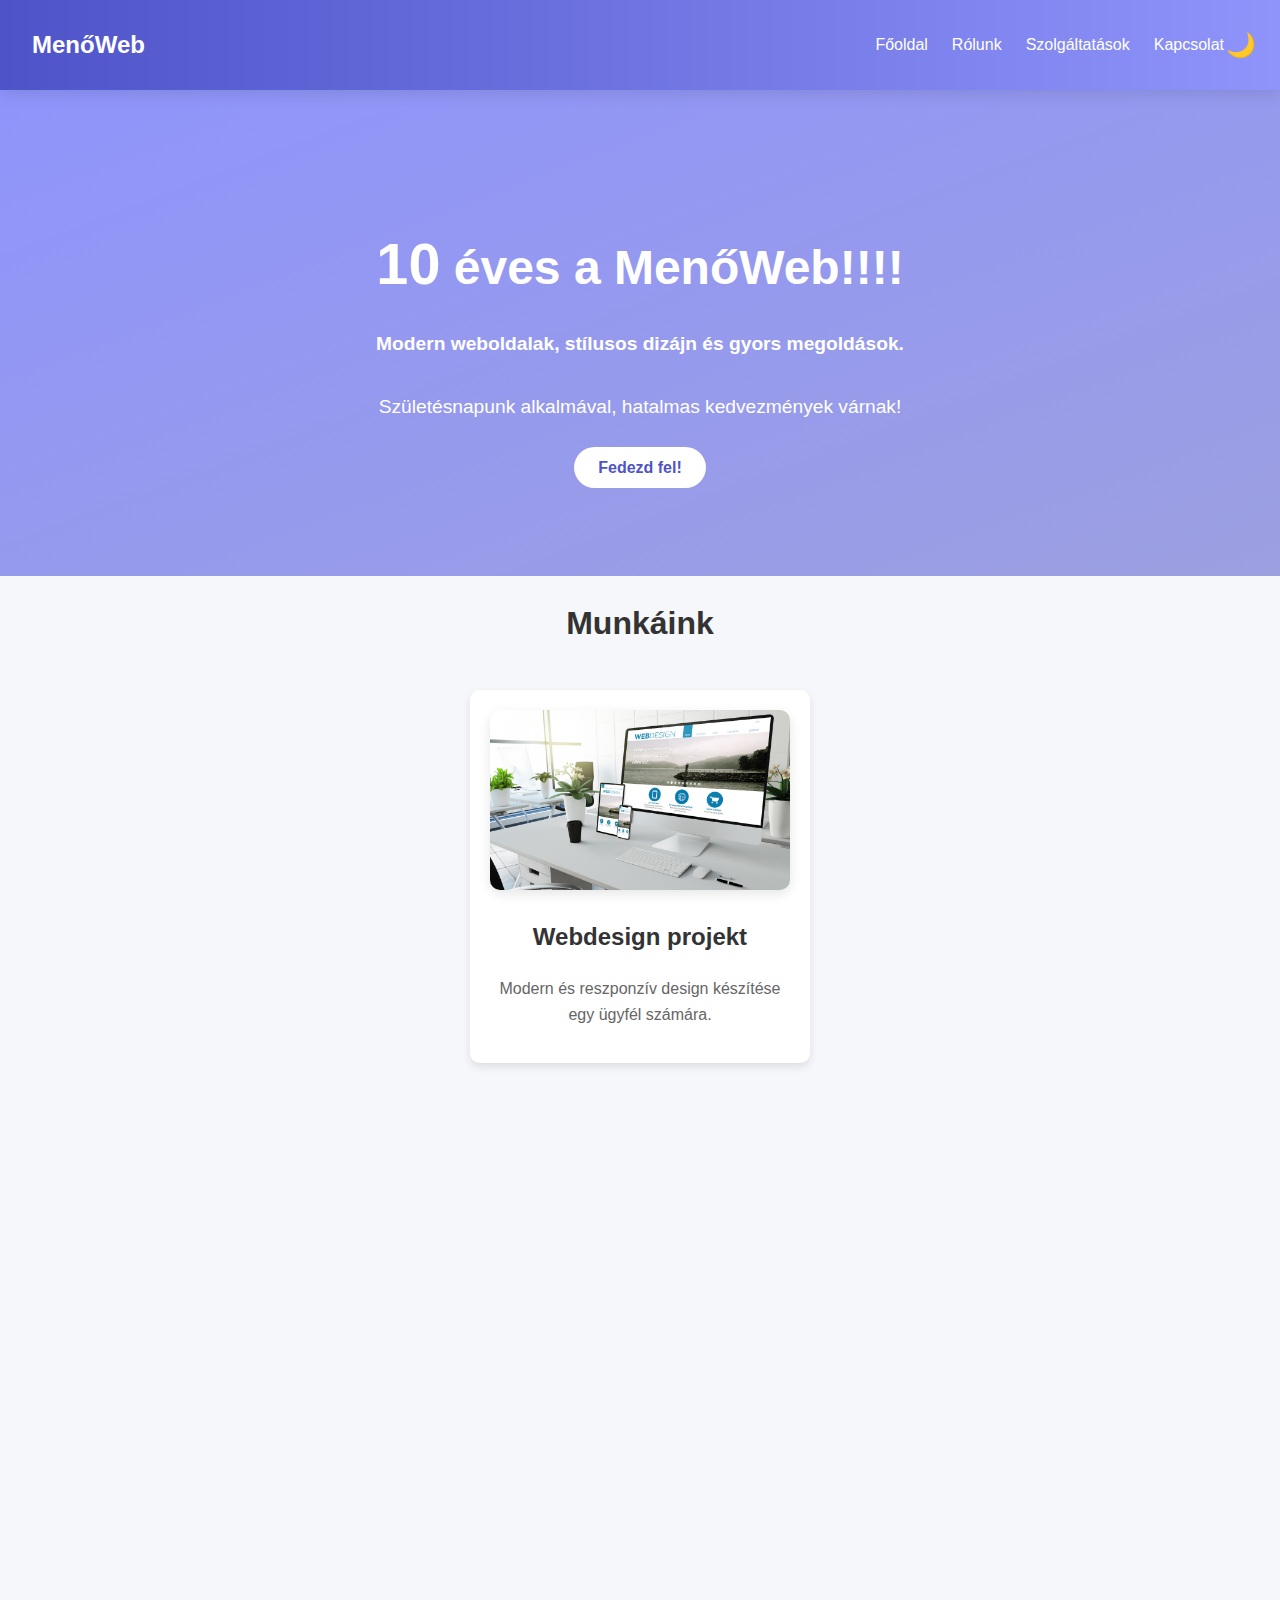
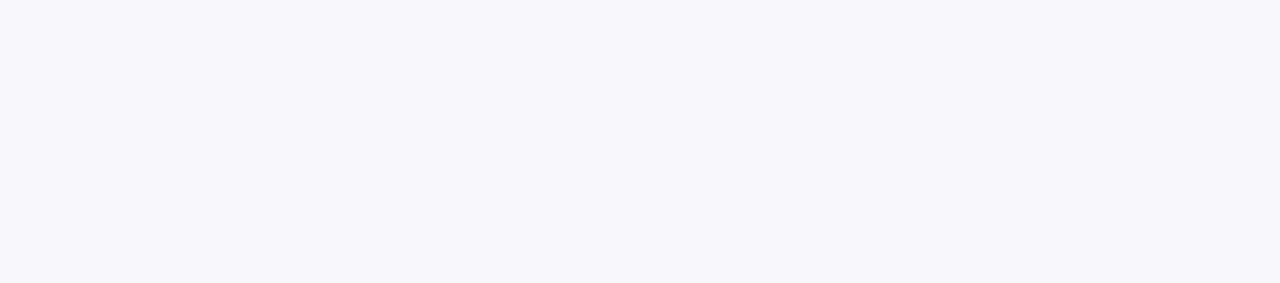
<file: index.html>
<!DOCTYPE html>
<html lang="hu">
<head>
  <meta charset="UTF-8">
  <meta name="viewport" content="width=device-width, initial-scale=1.0">
  <title>MenőWeb – Főoldal</title>
  <link rel="stylesheet" href="style.css">
</head>
<body>
  <div class="confetti-container" id="confetti-container"></div>

  <nav>
    <div class="logo">MenőWeb</div>
    <ul>
      <li><a href="index.html" target="">Főoldal</a></li>
      <li><a href="about.html" target="">Rólunk</a></li>
      <li><a href="services.html" target="">Szolgáltatások</a></li>
      <li><a href="contact.html" target="">Kapcsolat</a></li>
      <li><button id="darkModeToggle" aria-label="Sötét mód váltás">🌙</button></li>
    </ul>
  </nav>

  <div class="hero">
    <h1><span class="tiz">10</span> éves a MenőWeb!!!!</h1>
    <p style="font-weight: bold;">Modern weboldalak, stílusos dizájn és gyors megoldások.</p>
    <p>Születésnapunk alkalmával, hatalmas kedvezmények várnak!</p>
    <a href="services.html" class="btn">Fedezd fel!</a>
  </div>

  <!-- Munkáink szekció -->
  <h1 class="kapcs">Munkáink</h1>
  <div id="munkaink">
    <div class="section">
      <div class="card">
        <img src="image1.jpg" alt="Munka 1">
        <h2>Webdesign projekt</h2>
        <p>Modern és reszponzív design készítése egy ügyfél számára.</p>
      </div>
      <div class="card">
        <img src="image2.jpg" alt="Munka 2">
        <h2>Alkalmazás UI</h2>
        <p>Mobilalkalmazás felhasználói felületének tervezése.</p>
      </div>
      <div class="card">
        <img src="image3.jpg" alt="Munka 3">
        <h2>E-kereskedelmi oldal</h2>
        <p>Teljes webshop rendszer és admin felület kialakítása.</p>
      </div>
    </div>
  </div>
  

  <script src="script.js"></script>
</body>
</html>
</file>
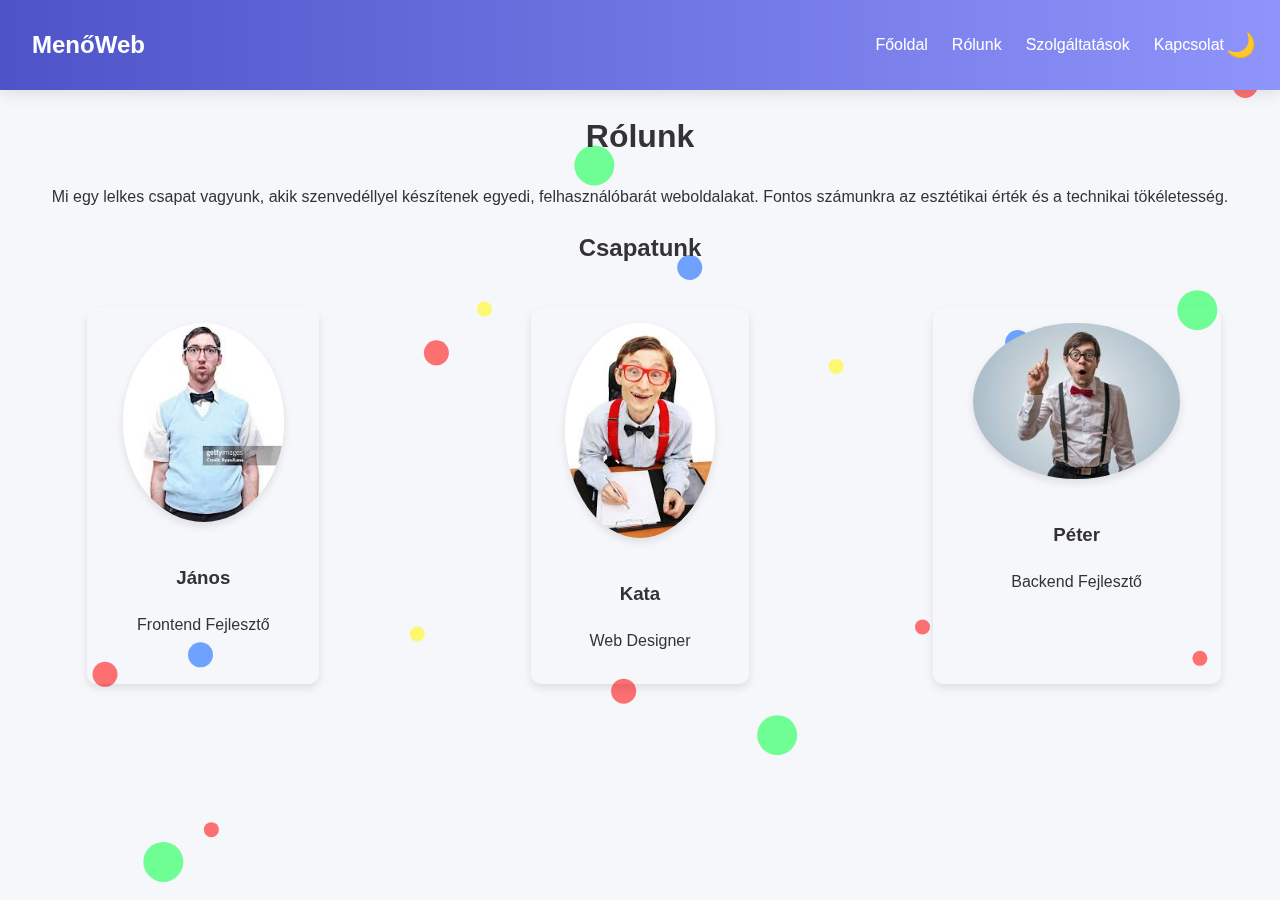
<file: about.html>
<!DOCTYPE html>
<html lang="hu">
<head>
  <meta charset="UTF-8">
  <title>Rólunk – MenőWeb</title>
  <link rel="stylesheet" href="style.css" />
</head>
<body>
  <nav>
    <div class="logo">MenőWeb</div>
    <ul>
      <li><a href="index.html" target="">Főoldal</a></li>
      <li><a href="about.html" target="">Rólunk</a></li>
      <li><a href="services.html" target="">Szolgáltatások</a></li>
      <li><a href="contact.html" target="">Kapcsolat</a></li>
      <li>

        <button id="darkModeToggle" aria-label="Sötét mód váltás">🌙</button>
      </li>
    </ul>
  </nav>

    <h1 class="fade-in kapcs">Rólunk</h1>
    <p class="fade-in kapcs">Mi egy lelkes csapat vagyunk, akik szenvedéllyel készítenek egyedi, felhasználóbarát weboldalakat. Fontos számunkra az esztétikai érték és a technikai tökéletesség.</p>


  <div class="team">
    <h2 class="fade-in kapcs">Csapatunk</h2>
    <div class="team-members">
      <div class="member fade-in">
        <img src="team1.jpg" alt="Csapattag 1" />
        <h3>János</h3>
        <p>Frontend Fejlesztő</p>
      </div>
      <div class="member fade-in">
        <img src="team2.jpg" alt="Csapattag 2" />
        <h3>Kata</h3>
        <p>Web Designer</p>
      </div>
      <div class="member fade-in">
        <img src="team3.jpg" alt="Csapattag 3" />
        <h3>Péter</h3>
        <p>Backend Fejlesztő</p>
      </div>
    </div>
  </div>

  <div class="floating-shapes">
    <div class="shape small red"></div>
    <div class="shape medium blue"></div>
    <div class="shape large green"></div>
    <div class="shape small yellow"></div>
    <div class="shape medium red"></div>
    <div class="shape small red"></div>
    <div class="shape medium blue"></div>
    <div class="shape large green"></div>
    <div class="shape small yellow"></div>
    <div class="shape medium red"></div>
    <div class="shape small red"></div>
    <div class="shape medium blue"></div>
    <div class="shape large green"></div>
    <div class="shape small yellow"></div>
    <div class="shape medium red"></div>
    <div class="shape small red"></div>
    <div class="shape medium blue"></div>
    <div class="shape large green"></div>
    <div class="shape small yellow"></div>
    <div class="shape medium red"></div>
  </div>
  
  <script src="script.js"></script>

</body>
</html>
</file>
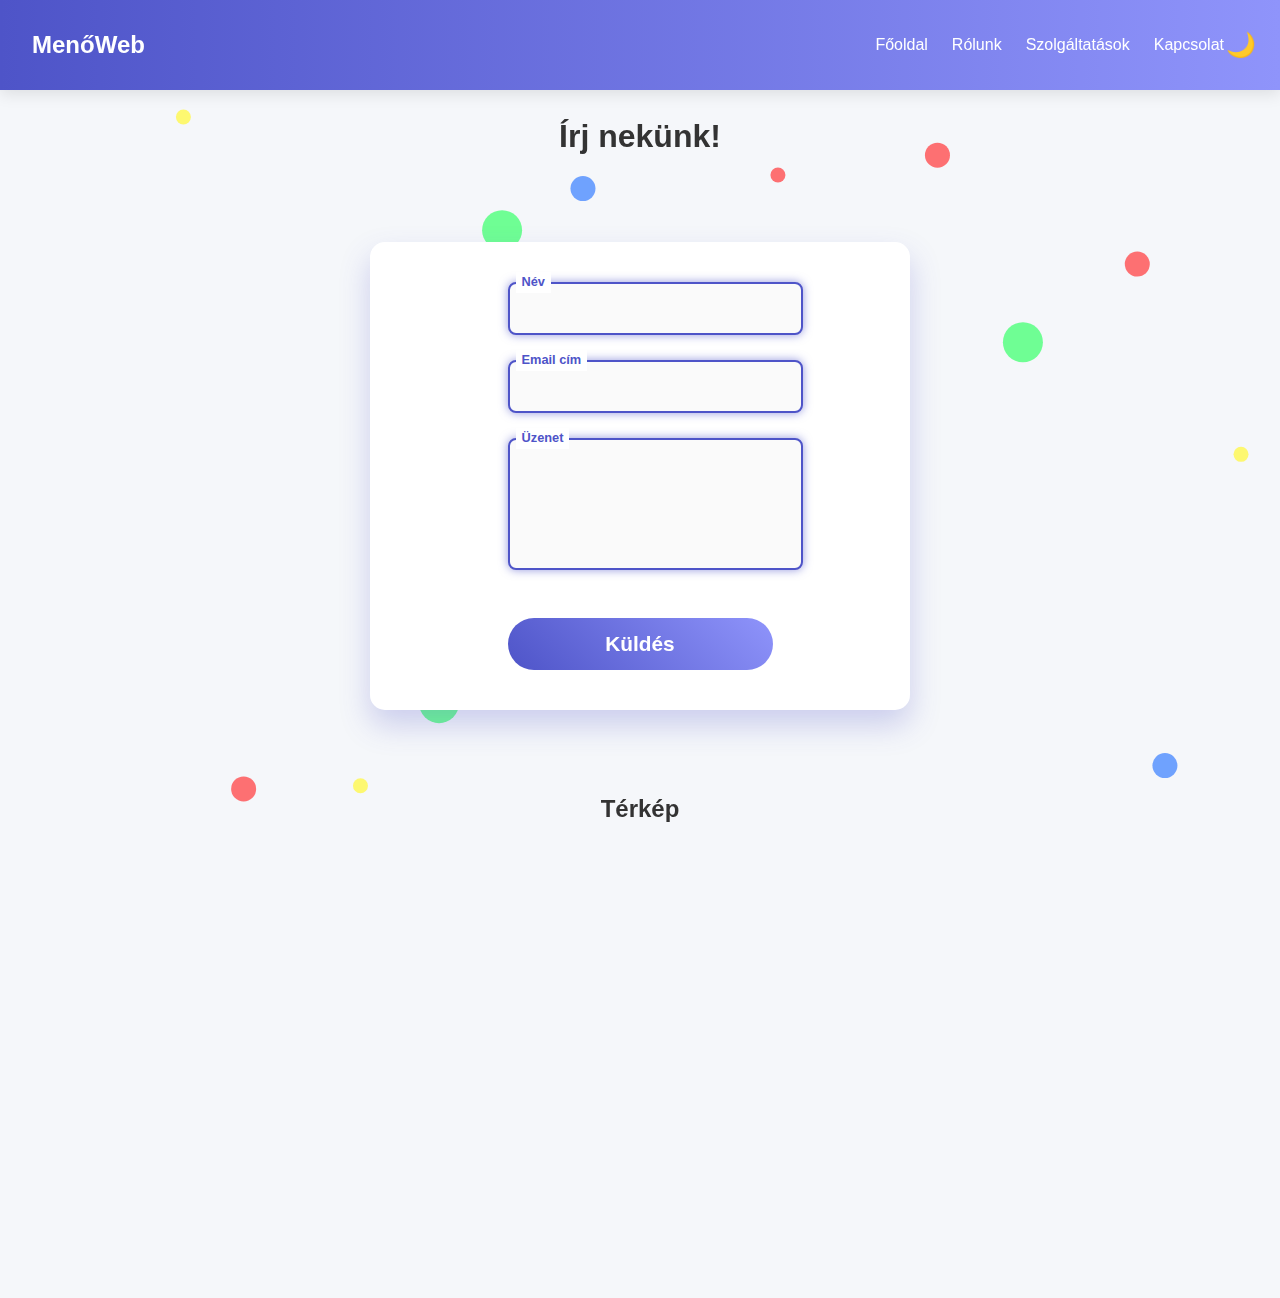
<file: contact.html>
<!DOCTYPE html>
<html lang="hu">
<head>
  <meta charset="UTF-8">
  <title>Kapcsolat – MenőWeb</title>
  <link rel="stylesheet" href="style.css" />
</head>
<body>
  <nav>
    <div class="logo">MenőWeb</div>
    <ul>
      <li><a href="index.html" target="">Főoldal</a></li>
      <li><a href="about.html" target="">Rólunk</a></li>
      <li><a href="services.html" target="">Szolgáltatások</a></li>
      <li><a href="contact.html" target="">Kapcsolat</a></li>
      <li>
        <button id="darkModeToggle" aria-label="Sötét mód váltás">🌙</button>
        
      </li>
    </ul>
  </nav>

  <h1 class="fade-in kapcs">Írj nekünk!</h1>
  <section class="contact-section">
    <form id="contactForm" class="contact-form" action="#" method="POST" novalidate>
      <div class="input-group">
        <input class="dark-input" type="text" id="name" name="name" required />
        <label class="dark-input" for="name">Név</label>
      </div>
      <div class="input-group">
        <input class="dark-input" type="email" id="email" name="email" required />
        <label class="dark-input" for="email">Email cím</label>
      </div>
      <div class="input-group">
        <textarea class="dark-input" id="message" name="message" rows="5" required></textarea>
        <label class="dark-input" for="message">Üzenet</label>
      </div>
      <button type="submit" class="btn submit-btn">Küldés</button>
    </form>
  </section>

  <h2 class="fade-in kapcs">Térkép</h2>
  <section class="map">
    <iframe src="https://www.google.com/maps/embed?pb=..." width="600" height="450" style="border:0;" allowfullscreen="" loading="lazy" class="fade-in"></iframe>
  </section>

  <script src="script.js"></script>

  <div class="floating-shapes">
    <div class="shape small red"></div>
    <div class="shape medium blue"></div>
    <div class="shape large green"></div>
    <div class="shape small yellow"></div>
    <div class="shape medium red"></div>
    <div class="shape small red"></div>
    <div class="shape medium blue"></div>
    <div class="shape large green"></div>
    <div class="shape small yellow"></div>
    <div class="shape medium red"></div>
    <div class="shape small red"></div>
    <div class="shape medium blue"></div>
    <div class="shape large green"></div>
    <div class="shape small yellow"></div>
    <div class="shape medium red"></div>
    <div class="shape small red"></div>
    <div class="shape medium blue"></div>
    <div class="shape large green"></div>
    <div class="shape small yellow"></div>
    <div class="shape medium red"></div>
  </div>
  
  
</body>
</html>
</file>
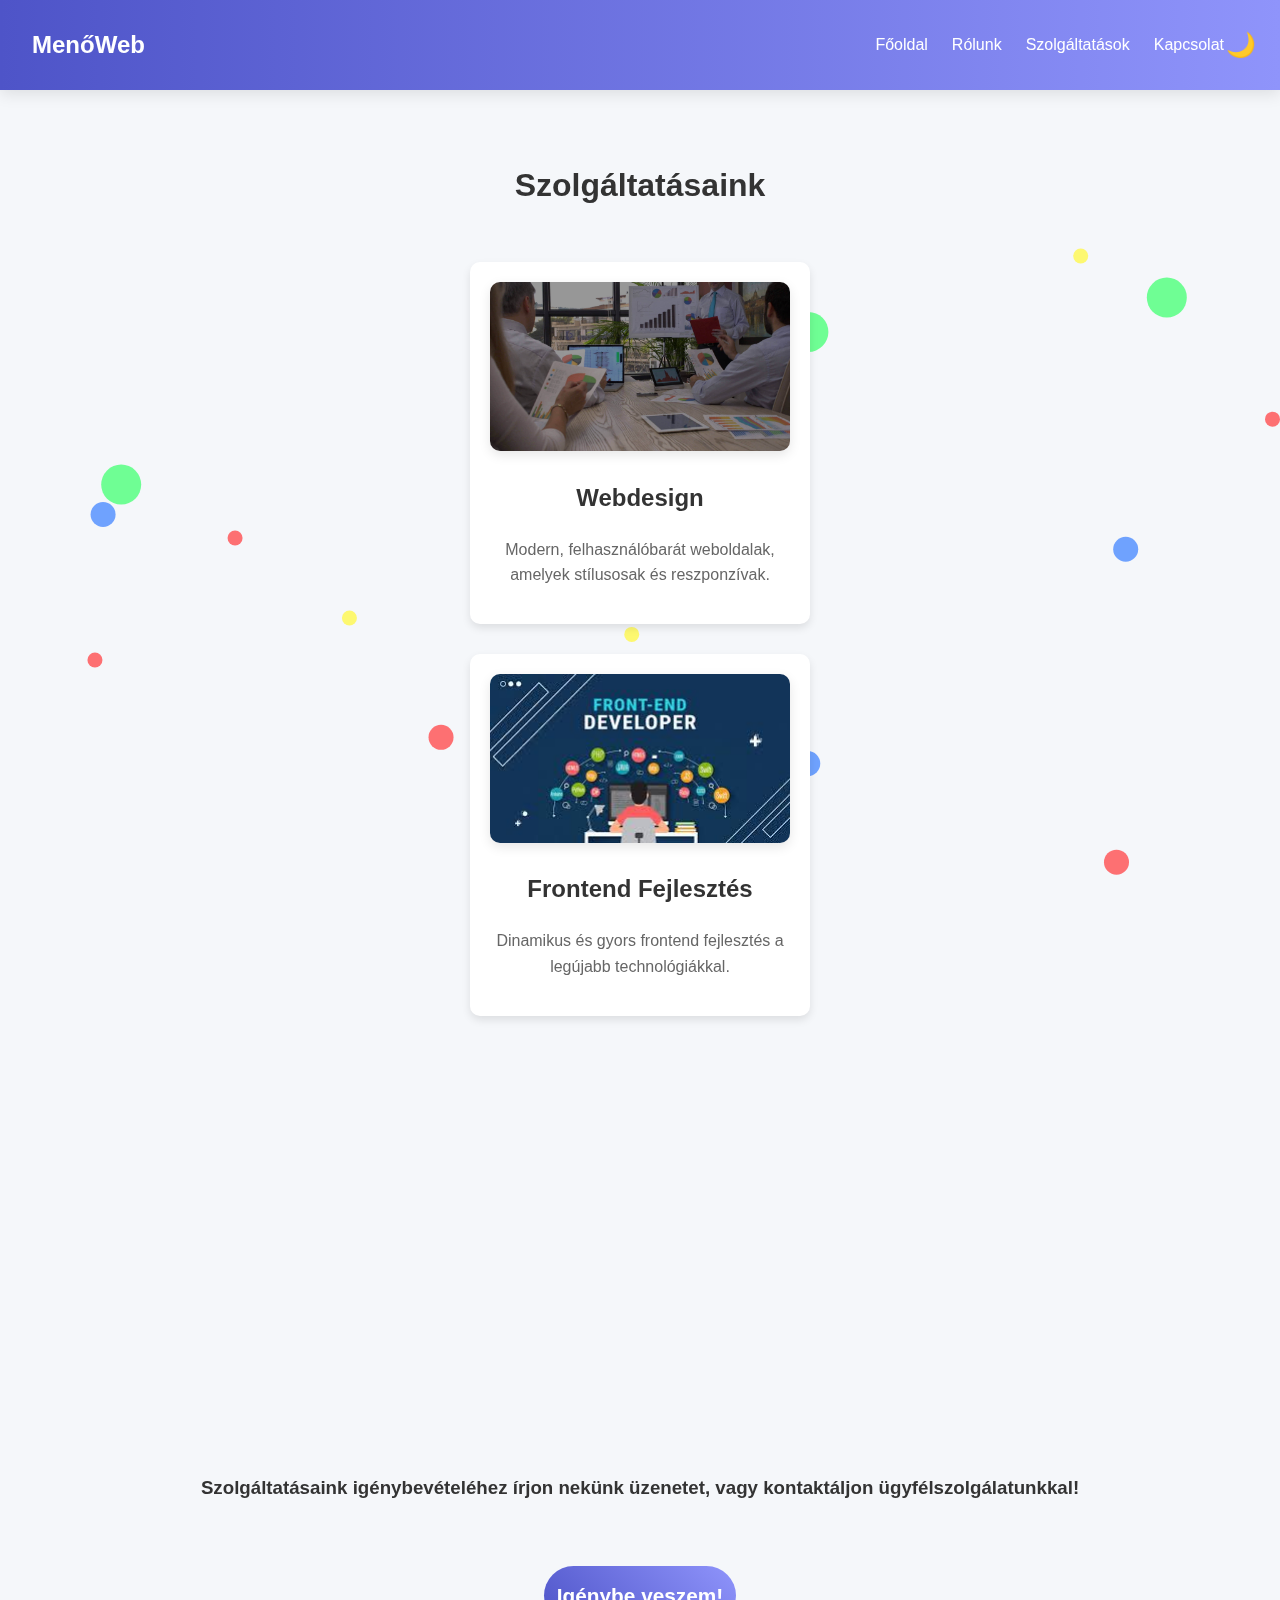
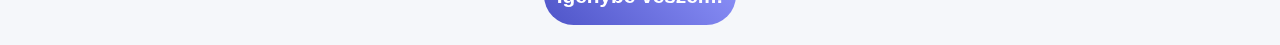
<file: services.html>
<!DOCTYPE html>
<html lang="hu">
<head>
  <meta charset="UTF-8">
  <meta name="viewport" content="width=device-width, initial-scale=1.0">
  <title>Szolgáltatások – MenőWeb</title>
  <link rel="stylesheet" href="style.css">
</head>
<body>
  <nav>
    <div class="logo">MenőWeb</div>
    <ul>
      <li><a href="index.html" target="">Főoldal</a></li>
      <li><a href="about.html" target="">Rólunk</a></li>
      <li><a href="services.html" target="">Szolgáltatások</a></li>
      <li><a href="contact.html" target="">Kapcsolat</a></li>
      <li>
        <button id="darkModeToggle" aria-label="Sötét mód váltás">🌙</button>

      </li>
    </ul>
  </nav>

  <!-- Szolgáltatások szekció -->
  <section class="services section">
    <h1>Szolgáltatásaink</h1>

    <div class="service-card card">
      <img src="design.jpg" alt="Webdesign">
      <h2>Webdesign</h2>
      <p>Modern, felhasználóbarát weboldalak, amelyek stílusosak és reszponzívak.</p>
    </div>
    <div class="service-card card">
      <img src="frontend.jpg" alt="Frontend fejlesztés">
      <h2>Frontend Fejlesztés</h2>
      <p>Dinamikus és gyors frontend fejlesztés a legújabb technológiákkal.</p>
    </div>
    <div class="service-card card">
      <img src="backend.jpg" alt="Backend fejlesztés">
      <h2>Backend Fejlesztés</h2>
      <p>Stabil és gyors backend rendszerek fejlesztése, amelyek garantálják a weboldal működését.</p>
    </div>
    <h3>Szolgáltatásaink igénybevételéhez írjon nekünk üzenetet, vagy kontaktáljon ügyfélszolgálatunkkal!</h3>
    <a href="contact.html" class="szolg-btn ">Igénybe veszem!</a>
  </section>
  

  <script src="script.js"></script>


  <div class="floating-shapes">
    <div class="shape small red"></div>
    <div class="shape medium blue"></div>
    <div class="shape large green"></div>
    <div class="shape small yellow"></div>
    <div class="shape medium red"></div>
    <div class="shape small red"></div>
    <div class="shape medium blue"></div>
    <div class="shape large green"></div>
    <div class="shape small yellow"></div>
    <div class="shape medium red"></div>
    <div class="shape small red"></div>
    <div class="shape medium blue"></div>
    <div class="shape large green"></div>
    <div class="shape small yellow"></div>
    <div class="shape medium red"></div>
    <div class="shape small red"></div>
    <div class="shape medium blue"></div>
    <div class="shape large green"></div>
    <div class="shape small yellow"></div>
    <div class="shape medium red"></div>
  </div>
  
  
</body>
</html>
</file>
<file: style.css>
@charset "UTF-8";
@keyframes fadeInUp {
  from {
    opacity: 0;
    transform: translateY(30px);
  }
  to {
    opacity: 1;
    transform: translateY(0);
  }
}
@keyframes pulse {
  0%, 100% {
    transform: scale(1);
  }
  50% {
    transform: scale(1.05);
  }
}
body {
  font-family: "Segoe UI", sans-serif;
  background: #f5f7fa;
  color: #333;
  margin: 0;
  padding: 0;
  line-height: 1.6;
  animation: fadeInUp 0.6s ease-out;
}

nav {
  display: flex;
  justify-content: space-between;
  align-items: center;
  padding: 1rem 2rem;
  background: linear-gradient(to right, #4e54c8, #8f94fb);
  box-shadow: 0 4px 15px rgba(0, 0, 0, 0.1);
  position: sticky;
  top: 0;
  z-index: 100;
}
nav .logo {
  color: white;
  font-weight: bold;
  font-size: 1.5rem;
}
nav ul {
  list-style: none;
  display: flex;
  gap: 1.5rem;
}
nav ul li a {
  color: white;
  text-decoration: none;
  font-weight: 500;
  transition: all 0.3s ease;
}
nav ul li a:hover {
  color: #fff;
  text-shadow: 0 0 8px white;
  animation: pulse 0.4s;
}

section h1 {
  text-align: center;
  margin-top: 50px;
  font-size: 2rem;
  color: #333;
}

.hero {
  background: linear-gradient(to bottom right, #8f94fb, rgb(155.8189655172, 159.1810344828, 224.1810344828));
  color: white;
  padding: 6rem 2rem;
  text-align: center;
}
.hero h1 {
  font-size: 3rem;
  margin-bottom: 1rem;
  animation: fadeInUp 0.6s ease-in-out;
}
.hero p {
  font-size: 1.2rem;
  margin-bottom: 2rem;
  animation: fadeInUp 0.8s ease-in-out;
}
.hero .btn {
  background: white;
  color: #4e54c8;
  padding: 0.75rem 1.5rem;
  border-radius: 30px;
  text-decoration: none;
  font-weight: bold;
  transition: all 0.3s ease;
}
.hero .btn:hover {
  background: #4e54c8;
  color: white;
  box-shadow: 0 0 15px rgba(0, 0, 0, 0.2);
  transform: translateY(-2px);
}

footer {
  text-align: center;
  padding: 2rem;
  background: #e2e4f0;
  font-size: 0.9rem;
  color: #777;
}

/* ===== Kártyákhoz közös stílus (Munkáink, Szolgáltatások) ===== */
.section, .services {
  display: flex;
  flex-direction: column;
  gap: 30px;
  padding: 20px;
  align-items: center;
}

section {
  display: flex;
  justify-content: center;
  align-items: center;
}

.card {
  width: 100%;
  max-width: 300px;
  text-align: center;
  padding: 20px;
  border-radius: 10px;
  background: #fff;
  box-shadow: 0 4px 8px rgba(0, 0, 0, 0.1);
  opacity: 0;
  transform: translateY(50px);
  transition: opacity 0.5s ease, transform 0.5s ease;
}

.card.in-view {
  opacity: 1;
  transform: translateY(0);
}

.card img {
  width: 100%;
  height: auto;
  border-radius: 10px;
  box-shadow: 0 4px 12px rgba(0, 0, 0, 0.1);
  transition: transform 0.3s ease;
}

.card img:hover {
  transform: scale(1.05);
}

.card h2 {
  margin-top: 20px;
  font-size: 1.5rem;
  color: #333;
}

.card p {
  font-size: 1rem;
  color: #666;
  margin-top: 10px;
}

/* Csapat szekció */
.team-members {
  display: grid;
  gap: 30px;
  grid-template-columns: repeat(auto-fit, minmax(200px, 1fr));
  justify-items: center;
  margin-top: 40px;
}
.team-members .member {
  text-align: center;
  padding: 15px;
  box-shadow: 0 4px 8px rgba(0, 0, 0, 0.1);
  border-radius: 10px;
  transition: transform 0.3s ease;
}
.team-members .member:hover {
  transform: translateY(-10px);
}
.team-members .member img {
  width: 80%;
  height: auto;
  border-radius: 50%;
  box-shadow: 0 4px 8px rgba(0, 0, 0, 0.1);
  margin-bottom: 15px;
}

.kapcs {
  text-align: center;
}

@keyframes confettiFall {
  0% {
    transform: translateY(-10vh) rotate(0deg);
    opacity: 1;
  }
  100% {
    transform: translateY(110vh) rotate(360deg);
    opacity: 0;
  }
}
.tiz {
  font-family: Impact, Haettenschweiler, "Arial Narrow Bold", sans-serif;
  font-size: larger;
  font-weight: bolder;
}

.confetti-container {
  position: fixed;
  top: 0;
  left: 0;
  width: 100%;
  height: 100%;
  pointer-events: none;
  z-index: 9999;
}
.confetti-container .confetti {
  position: absolute;
  width: 10px;
  height: 10px;
  opacity: 0;
  border-radius: 2px;
  animation: confettiFall 5s linear infinite;
  background-color: red;
}
.confetti-container .confetti.color1 {
  background-color: #ff4e50;
}
.confetti-container .confetti.color2 {
  background-color: #f9d423;
}
.confetti-container .confetti.color3 {
  background-color: #4e54c8;
}
.confetti-container .confetti.color4 {
  background-color: #8f94fb;
}
.confetti-container .confetti.color5 {
  background-color: #00c9ff;
}

.contact-section {
  max-width: 480px;
  margin: 80px auto;
  background: #fff;
  padding: 40px 30px;
  border-radius: 15px;
  box-shadow: 0 15px 30px rgba(78, 84, 200, 0.25);
  font-family: "Segoe UI", sans-serif;
}
.contact-section h1 {
  text-align: center;
  margin-bottom: 30px;
  color: #4e54c8;
  font-size: 2.4rem;
}

.contact-form {
  display: flex;
  flex-direction: column;
  gap: 25px;
}
.contact-form .input-group {
  position: relative;
  width: 100%;
}
.contact-form .input-group input,
.contact-form .input-group textarea {
  width: 100%;
  padding: 14px 14px 14px 12px;
  border: 2px solid rgb(214.1831896552, 215.5668103448, 242.3168103448);
  border-radius: 8px;
  font-size: 1.1rem;
  transition: border-color 0.3s ease, box-shadow 0.3s ease;
  background: #fafafa;
  resize: none;
}
.contact-form .input-group input:focus, .contact-form .input-group input:not(:placeholder-shown),
.contact-form .input-group textarea:focus,
.contact-form .input-group textarea:not(:placeholder-shown) {
  outline: none;
  border-color: #4e54c8;
  box-shadow: 0 0 10px rgba(78, 84, 200, 0.6);
}
.contact-form .input-group input:focus + label, .contact-form .input-group input:not(:placeholder-shown) + label,
.contact-form .input-group textarea:focus + label,
.contact-form .input-group textarea:not(:placeholder-shown) + label {
  top: -10px;
  left: 8px;
  font-size: 0.8rem;
  color: #4e54c8;
  background: #fff;
  padding: 0 6px;
  transition: all 0.3s ease;
  font-weight: 600;
}
.contact-form .input-group label {
  position: absolute;
  left: 14px;
  top: 14px;
  color: rgb(136.3642241379, 140.3857758621, 218.1357758621);
  pointer-events: none;
  font-size: 1.1rem;
  user-select: none;
  transition: all 0.3s ease;
}
.contact-form .submit-btn {
  margin-top: 15px;
  padding: 14px;
  border: none;
  border-radius: 30px;
  background: linear-gradient(45deg, #4e54c8, #8f94fb);
  color: white;
  font-size: 1.3rem;
  font-weight: 700;
  cursor: pointer;
  transition: box-shadow 0.4s ease, transform 0.3s ease;
  animation: pulseBtn 2s infinite ease-in-out;
}
.contact-form .submit-btn:hover {
  box-shadow: 0 0 20px rgba(143, 148, 251, 0.8);
  transform: scale(1.05);
}

@keyframes pulseBtn {
  0%, 100% {
    box-shadow: 0 0 15px rgba(143, 148, 251, 0.6);
  }
  50% {
    box-shadow: 0 0 30px #8f94fb;
  }
}
.floating-shapes {
  position: fixed;
  top: 0;
  left: 0;
  width: 100vw;
  height: 100vh;
  pointer-events: none;
  overflow: visible;
  z-index: -1;
}
.floating-shapes .shape {
  position: absolute;
  border-radius: 50%;
  opacity: 0.8;
  animation-timing-function: ease-in-out;
  animation-iteration-count: infinite;
  animation-direction: alternate;
}
.floating-shapes .small {
  width: 15px;
  height: 15px;
}
.floating-shapes .medium {
  width: 25px;
  height: 25px;
}
.floating-shapes .large {
  width: 40px;
  height: 40px;
}
.floating-shapes .red {
  background: #ff4e50;
}
.floating-shapes .blue {
  background: #4e8cff;
}
.floating-shapes .green {
  background: #4eff7a;
}
.floating-shapes .yellow {
  background: #fff84e;
}

body.dark-mode {
  background-color: #121212;
  color: #e0e0e0;
}
body.dark-mode nav {
  background: #222244;
}
body.dark-mode nav .logo, body.dark-mode nav ul li a {
  color: #ddd;
  text-shadow: none;
}
body.dark-mode nav #darkModeToggle {
  color: #ddd;
}
body.dark-mode section.hero {
  background: linear-gradient(to bottom right, #444466, #666699);
  color: #eee;
}
body.dark-mode .card, body.dark-mode .service-card, body.dark-mode .work-card {
  background: #1e1e2f;
  box-shadow: 0 4px 15px rgba(255, 255, 255, 0.1);
  color: #ccc;
}
body.dark-mode footer {
  background: #222;
  color: #aaa;
}
body.dark-mode .floating-shapes .shape.red {
  background: #3b1717;
}
body.dark-mode .floating-shapes .shape.blue {
  background: #192e61;
}
body.dark-mode .floating-shapes .shape.green {
  background: #184426;
}
body.dark-mode .floating-shapes .shape.yellow {
  background: #5e5d22;
}

@keyframes floatX {
  0% {
    transform: translateX(0);
  }
  100% {
    transform: translateX(var(--move-x));
  }
}
@keyframes floatY {
  0% {
    transform: translateY(0);
  }
  100% {
    transform: translateY(var(--move-y));
  }
}
.floating-shapes {
  position: fixed;
  top: 0;
  left: 0;
  width: 100vw;
  height: 100vh;
  pointer-events: none;
  overflow: visible;
  z-index: -1;
}
.floating-shapes .shape {
  position: absolute;
  border-radius: 50%;
  opacity: 0.8;
}
.floating-shapes .small {
  width: 15px;
  height: 15px;
}
.floating-shapes .medium {
  width: 25px;
  height: 25px;
}
.floating-shapes .large {
  width: 40px;
  height: 40px;
}
.floating-shapes .red {
  background: #ff4e50;
}
.floating-shapes .blue {
  background: #4e8cff;
}
.floating-shapes .green {
  background: #4eff7a;
}
.floating-shapes .yellow {
  background: #fff84e;
}

.szolg-btn {
  margin-top: 15px;
  padding: 14px;
  border: none;
  border-radius: 30px;
  background: linear-gradient(45deg, #4e54c8, #8f94fb);
  color: white;
  font-size: 1.3rem;
  font-weight: 700;
  cursor: pointer;
  text-decoration: none;
  padding: 1%;
  transition: box-shadow 0.4s ease, transform 0.3s ease;
  animation: pulseBtn 2s infinite ease-in-out;
}
.szolg-btn:hover {
  box-shadow: 0 0 20px rgba(143, 148, 251, 0.8);
  transform: scale(1.05);
}

nav {
  position: relative;
}
nav #darkModeToggle {
  cursor: pointer;
  background: transparent;
  border: none;
  color: white;
  font-size: 1.5rem;
  padding: 0.2rem 0.5rem;
  margin-left: 1rem;
  transition: color 0.3s ease;
  position: absolute;
  right: 1rem;
  top: 50%;
  transform: translateY(-50%);
}
nav #darkModeToggle:hover {
  color: #8f94fb;
}

/* Sötét mód stílusok */
body.dark-mode {
  background-color: #121212;
  color: #e0e0e0;
  /* Kártyák sötét mód */
  /* Footer sötét */
}
body.dark-mode .contact-section {
  background-color: #333;
}
body.dark-mode .dark-input {
  background-color: #525252;
}
body.dark-mode nav {
  background: #222244;
}
body.dark-mode nav .logo, body.dark-mode nav ul li a {
  color: #ddd;
  text-shadow: none;
}
body.dark-mode nav #darkModeToggle {
  color: #ddd;
}
body.dark-mode section.hero {
  background: linear-gradient(to bottom right, #444466, #666699);
  color: #eee;
}
body.dark-mode .card, body.dark-mode .service-card, body.dark-mode .work-card {
  background: #1e1e2f;
  box-shadow: 0 4px 15px rgba(255, 255, 255, 0.1);
  color: #ccc;
}
body.dark-mode footer {
  background: #222;
  color: #aaa;
}

/*# sourceMappingURL=style.css.map */
</file>
